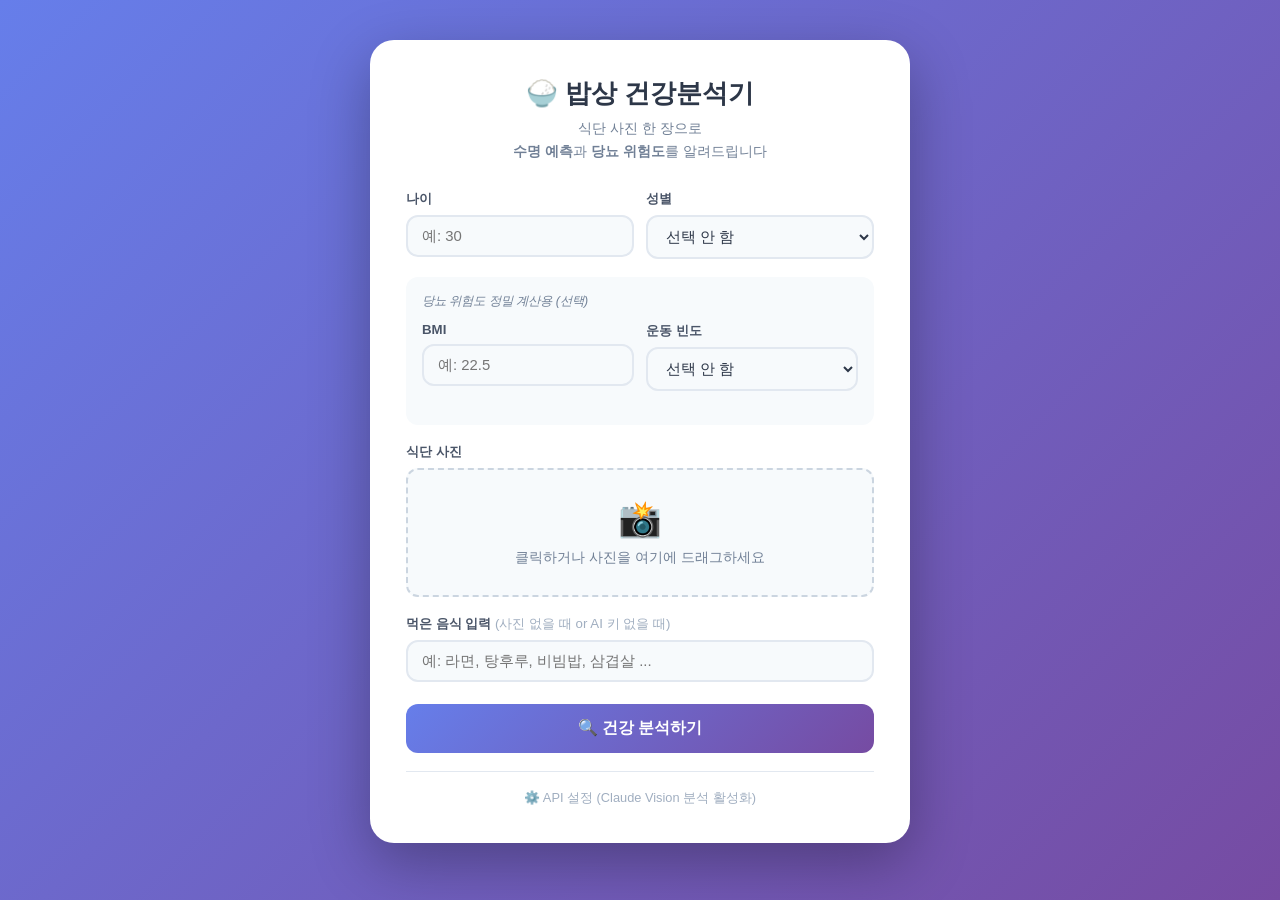
<file: index.html>
<!DOCTYPE html>
<html lang="ko">
<head>
    <meta charset="UTF-8">
    <meta name="viewport" content="width=device-width, initial-scale=1.0">
    <meta http-equiv="Cache-Control" content="no-cache, no-store, must-revalidate">
    <meta http-equiv="Pragma" content="no-cache">
    <meta http-equiv="Expires" content="0">
    <title>밥상 건강분석기 🍚</title>
    <style>
        * { box-sizing: border-box; margin: 0; padding: 0; }

        body {
            font-family: 'Apple SD Gothic Neo', 'Malgun Gothic', sans-serif;
            background: linear-gradient(135deg, #667eea 0%, #764ba2 100%);
            min-height: 100vh;
            display: flex;
            align-items: flex-start;
            justify-content: center;
            padding: 20px;
        }

        .card {
            background: white;
            border-radius: 24px;
            padding: 36px;
            width: 100%;
            max-width: 540px;
            box-shadow: 0 20px 60px rgba(0,0,0,0.3);
            margin: 20px 0;
        }

        h1 { text-align: center; font-size: 1.6rem; margin-bottom: 6px; color: #2d3748; }
        .subtitle { text-align: center; color: #718096; font-size: 0.88rem; margin-bottom: 28px; line-height: 1.6; }

        .form-group { margin-bottom: 18px; }
        label { display: block; font-size: 0.83rem; font-weight: 600; color: #4a5568; margin-bottom: 7px; }

        input[type="number"], input[type="text"], select {
            width: 100%; padding: 11px 14px;
            border: 2px solid #e2e8f0; border-radius: 12px;
            font-size: 0.93rem; color: #2d3748; background: #f7fafc;
            transition: border-color 0.2s;
        }
        input:focus, select:focus { outline: none; border-color: #667eea; background: white; }

        .row { display: flex; gap: 12px; }
        .row .form-group { flex: 1; }

        .upload-area {
            border: 2px dashed #cbd5e0; border-radius: 12px;
            padding: 28px; text-align: center; cursor: pointer;
            transition: all 0.2s; background: #f7fafc;
        }
        .upload-area:hover, .upload-area.dragover { border-color: #667eea; background: #ebf4ff; }
        .upload-area .emoji { font-size: 2.2rem; display: block; margin-bottom: 8px; }
        .upload-area p { color: #718096; font-size: 0.88rem; }
        .upload-area input[type="file"] { display: none; }

        #preview {
            display: none; width: 100%; max-height: 220px;
            object-fit: cover; border-radius: 12px; margin-top: 12px;
        }

        .extra-fields {
            background: #f7fafc; border-radius: 12px;
            padding: 16px; margin-bottom: 18px;
        }
        .extra-fields .row { margin-bottom: 0; }
        .extra-label { font-size: 0.78rem; color: #718096; margin-bottom: 12px; font-style: italic; }

        .btn {
            width: 100%; padding: 14px;
            background: linear-gradient(135deg, #667eea 0%, #764ba2 100%);
            color: white; border: none; border-radius: 12px;
            font-size: 1rem; font-weight: 700; cursor: pointer;
            transition: opacity 0.2s, transform 0.1s; margin-top: 4px;
        }
        .btn:hover { opacity: 0.9; transform: translateY(-1px); }
        .btn:active { transform: translateY(0); }
        .btn:disabled { opacity: 0.6; cursor: not-allowed; transform: none; }

        .spinner {
            display: inline-block; width: 16px; height: 16px;
            border: 2.5px solid rgba(255,255,255,0.4); border-top-color: white;
            border-radius: 50%; animation: spin 0.8s linear infinite;
            vertical-align: middle; margin-right: 6px;
        }
        @keyframes spin { to { transform: rotate(360deg); } }

        /* ── 결과 카드 ── */
        .results { display: none; margin-top: 24px; }

        .result-card {
            border-radius: 16px; padding: 22px;
            margin-bottom: 16px; border: 1.5px solid transparent;
        }
        .result-card.lifespan {
            background: linear-gradient(135deg, #f0f4ff 0%, #e8f0ff 100%);
            border-color: #c3d0f7;
        }
        .result-card.diabetes {
            background: linear-gradient(135deg, #fff5f5 0%, #ffe8e8 100%);
            border-color: #f7c3c3;
        }

        .card-title {
            font-size: 0.85rem; font-weight: 700; margin-bottom: 14px;
            display: flex; align-items: center; gap: 6px;
        }
        .card-title.blue { color: #5a67d8; }
        .card-title.red  { color: #c53030; }

        .big-number { font-size: 2.6rem; font-weight: 800; line-height: 1; }
        .big-number.blue { color: #5a67d8; }
        .big-number.red  { color: #e53e3e; }
        .big-unit { font-size: 1rem; font-weight: 600; margin-left: 4px; color: #718096; }

        .sub-info { font-size: 0.82rem; color: #718096; margin-top: 4px; }

        .score-row { display: flex; align-items: center; gap: 10px; margin-top: 12px; }
        .score-label { font-size: 0.78rem; color: #4a5568; width: 90px; flex-shrink: 0; }
        .score-bar-wrap { flex: 1; background: #e2e8f0; border-radius: 99px; height: 8px; }
        .score-bar { height: 8px; border-radius: 99px; transition: width 0.6s ease; }
        .score-val { font-size: 0.78rem; font-weight: 700; width: 42px; text-align: right; flex-shrink: 0; }

        .risk-badge {
            display: inline-block; padding: 3px 10px;
            border-radius: 99px; font-size: 0.8rem; font-weight: 700; margin-top: 8px;
        }
        .risk-low      { background: #c6f6d5; color: #276749; }
        .risk-moderate { background: #fef3c7; color: #b45309; }
        .risk-high     { background: #fed7d7; color: #c53030; }
        .risk-very_high { background: #e53e3e; color: white; }

        .onset-info {
            margin-top: 12px; padding: 12px; background: rgba(255,255,255,0.7);
            border-radius: 10px; font-size: 0.85rem; color: #4a5568; line-height: 1.7;
        }
        .onset-info strong { color: #c53030; }

        /* ── 설정 ── */
        .settings-toggle {
            text-align: center; margin-top: 12px;
            font-size: 0.8rem; color: #a0aec0; cursor: pointer;
        }
        .settings-toggle:hover { color: #667eea; }
        .settings-panel {
            display: none; margin-top: 16px; padding: 16px;
            background: #f7fafc; border-radius: 12px; border: 1.5px solid #e2e8f0;
        }
        .settings-panel label { font-size: 0.8rem; }
        .settings-panel input { font-size: 0.82rem; }
        .save-btn {
            margin-top: 8px; padding: 8px 16px;
            background: #667eea; color: white; border: none;
            border-radius: 8px; font-size: 0.82rem; cursor: pointer;
        }
        .api-status { font-size: 0.78rem; margin-top: 6px; }
        .api-ok  { color: #38a169; }
        .api-no  { color: #e53e3e; }

        .mode-tag {
            display: inline-block; font-size: 0.72rem; padding: 2px 8px;
            border-radius: 99px; background: #ebf4ff; color: #5a67d8;
            margin-bottom: 16px; border: 1px solid #c3d0f7;
        }

        .divider { border: none; border-top: 1.5px solid #e2e8f0; margin: 18px 0; }
    </style>
</head>
<body>
<div class="card">
    <h1>🍚 밥상 건강분석기</h1>
    <p class="subtitle">식단 사진 한 장으로<br><b>수명 예측</b>과 <b>당뇨 위험도</b>를 알려드립니다</p>

    <form id="mainForm">
        <div class="row">
            <div class="form-group">
                <label for="age">나이</label>
                <input type="number" id="age" min="1" max="100" placeholder="예: 30">
            </div>
            <div class="form-group">
                <label for="gender">성별</label>
                <select id="gender">
                    <option value="">선택 안 함</option>
                    <option value="male">남성</option>
                    <option value="female">여성</option>
                </select>
            </div>
        </div>

        <div class="extra-fields">
            <div class="extra-label">당뇨 위험도 정밀 계산용 (선택)</div>
            <div class="row">
                <div class="form-group">
                    <label for="bmi">BMI</label>
                    <input type="number" id="bmi" min="10" max="60" step="0.1" placeholder="예: 22.5">
                </div>
                <div class="form-group">
                    <label for="exercise">운동 빈도</label>
                    <select id="exercise">
                        <option value="">선택 안 함</option>
                        <option value="daily">매일</option>
                        <option value="3-4">주 3~4회</option>
                        <option value="1-2">주 1~2회</option>
                        <option value="rarely">가끔</option>
                        <option value="never">안 함</option>
                    </select>
                </div>
            </div>
        </div>

        <div class="form-group">
            <label>식단 사진</label>
            <div class="upload-area" id="uploadArea">
                <span class="emoji">📸</span>
                <p>클릭하거나 사진을 여기에 드래그하세요</p>
                <input type="file" id="imageInput" accept="image/*">
            </div>
            <img id="preview" alt="미리보기">
        </div>

        <div class="form-group">
            <label for="manualFood">먹은 음식 입력 <span style="font-weight:400;color:#a0aec0">(사진 없을 때 or AI 키 없을 때)</span></label>
            <input type="text" id="manualFood" placeholder="예: 라면, 탕후루, 비빔밥, 삼겹살 ...">
        </div>

        <button type="submit" class="btn" id="submitBtn">🔍 건강 분석하기</button>
    </form>

    <!-- 결과 -->
    <div class="results" id="results">
        <span class="mode-tag" id="modeTag">양자역학 기반 시뮬레이션</span>

        <!-- 수명 예측 -->
        <div class="result-card lifespan">
            <div class="card-title blue">🫀 수명 예측</div>
            <div>
                <span class="big-number blue" id="lifespanNum">—</span>
                <span class="big-unit">세까지</span>
            </div>
            <div class="sub-info" id="lifespanSub"></div>
            <div class="score-row">
                <span class="score-label">대사건강</span>
                <div class="score-bar-wrap"><div class="score-bar" id="bar-metabolic" style="background:#5a67d8;width:0%"></div></div>
                <span class="score-val blue" id="val-metabolic"></span>
            </div>
            <div class="score-row">
                <span class="score-label">항염증</span>
                <div class="score-bar-wrap"><div class="score-bar" id="bar-inflammation" style="background:#38a169;width:0%"></div></div>
                <span class="score-val" style="color:#38a169" id="val-inflammation"></span>
            </div>
            <div class="score-row">
                <span class="score-label">장수인자</span>
                <div class="score-bar-wrap"><div class="score-bar" id="bar-longevity" style="background:#805ad5;width:0%"></div></div>
                <span class="score-val" style="color:#805ad5" id="val-longevity"></span>
            </div>
        </div>

        <!-- 당뇨 위험도 -->
        <div class="result-card diabetes">
            <div class="card-title red">🩸 당뇨 위험도</div>
            <div>
                <span class="big-number red" id="diabetesNum">—</span>
                <span class="big-unit">% (5년 내)</span>
            </div>
            <span class="risk-badge" id="riskBadge"></span>
            <div class="onset-info" id="onsetInfo"></div>
            <div class="score-row" style="margin-top:14px">
                <span class="score-label">혈당부하</span>
                <div class="score-bar-wrap"><div class="score-bar" id="bar-glycemic" style="background:#e53e3e;width:0%"></div></div>
                <span class="score-val red" id="val-glycemic"></span>
            </div>
            <div class="score-row">
                <span class="score-label">인슐린저항</span>
                <div class="score-bar-wrap"><div class="score-bar" id="bar-insulin" style="background:#dd6b20;width:0%"></div></div>
                <span class="score-val" style="color:#dd6b20" id="val-insulin"></span>
            </div>
        </div>

        <p style="font-size:0.73rem;color:#a0aec0;text-align:center;margin-top:4px">
            ※ 단일 식사 기준 예측이며 의학적 진단이 아닙니다.<br>
            한국 건보공단 연령별 유병률 통계 기반 (2024)
        </p>
    </div>

    <hr class="divider">

    <div class="settings-toggle" id="settingsToggle">⚙️ API 설정 (Claude Vision 분석 활성화)</div>
    <div class="settings-panel" id="settingsPanel">
        <div class="form-group">
            <label>Anthropic API Key</label>
            <input type="text" id="apiKeyInput" placeholder="sk-ant-api03-...">
        </div>
        <button class="save-btn" id="saveApiBtn">저장</button>
        <div class="api-status" id="apiStatus"></div>
    </div>
</div>

<script>
// ════════════════════════════════════════════════
//  양자역학 기반 시뮬레이션 엔진
//  실제 QPU와 동일한 확률 계산 (Ry(θ) 회로)
// ════════════════════════════════════════════════
const p1 = theta => Math.pow(Math.sin(theta / 2), 2); // P(|1>) = sin²(θ/2)
const encode = v => Math.max(0, Math.min(1, v)) * Math.PI;
const SHOTS = 512;

function simulateMetabolic(f) {
    const probs = [f.calorie_density, f.calorie_density,
                   f.sugar_level, f.sugar_level,
                   f.saturated_fat, f.saturated_fat,
                   0.5, 0.5].map(encode).map(p1);
    let acc = 0;
    for (let s = 0; s < SHOTS; s++) {
        const ones = probs.filter(p => Math.random() < p).length;
        acc += 1 - 2 * (ones / 8); // 1이 많을수록(고칼로리) 음수
    }
    return Math.max(-1, Math.min(1, acc / SHOTS));
}

function simulateInflammation(f) {
    const pProt = [f.omega3, f.antioxidants, f.omega3, f.antioxidants].map(encode).map(p1);
    const pHarm = [f.processed_food, f.saturated_fat, f.processed_food, f.saturated_fat].map(encode).map(p1);
    let acc = 0;
    for (let s = 0; s < SHOTS; s++) {
        const prot = pProt.filter(p => Math.random() < p).length;
        const harm = pHarm.filter(p => Math.random() < p).length;
        acc += (prot - harm) / 4;
    }
    return Math.max(-1, Math.min(1, acc / SHOTS));
}

function simulateLongevity(f) {
    const probs = [f.fiber_content, f.mediterranean_score,
                   f.antioxidants, f.fiber_content,
                   f.mediterranean_score, f.antioxidants,
                   0.5, 0.5].map(encode).map(p1);
    let acc = 0;
    for (let s = 0; s < SHOTS; s++) {
        const ones = probs.filter(p => Math.random() < p).length;
        acc += 1 - 2 * (ones % 2); // 짝수 패리티 = 장수 친화
    }
    return Math.max(-1, Math.min(1, acc / SHOTS));
}

function simulateGlycemic(f) {
    const gl = f.glycemic_load ?? (f.sugar_level * 0.6 + (f.refined_carbs ?? 0) * 0.4);
    const probs = [gl, gl, f.sugar_level, f.sugar_level,
                   f.refined_carbs ?? f.sugar_level, f.calorie_density,
                   0.5, 0.5].map(encode).map(p1);
    let acc = 0;
    for (let s = 0; s < SHOTS; s++) {
        acc += probs.filter(p => Math.random() < p).length / 8;
    }
    return Math.max(0, Math.min(1, acc / SHOTS)); // 0~1 (높을수록 혈당 위험)
}

function simulateInsulinResistance(f) {
    const pBad  = [f.processed_food, f.saturated_fat, f.processed_food, f.saturated_fat].map(encode).map(p1);
    const pGood = [f.omega3, f.fiber_content, f.antioxidants, f.mediterranean_score].map(encode).map(p1);
    let acc = 0;
    for (let s = 0; s < SHOTS; s++) {
        const bad  = pBad.filter(p  => Math.random() < p).length;
        const good = pGood.filter(p => Math.random() < p).length;
        acc += (bad - good) / 4;
    }
    return Math.max(-1, Math.min(1, acc / SHOTS)); // 양수 = 인슐린저항 위험
}

// ════════════════════════════════════════════════
//  한국 연령별 당뇨 연간 발병률 (건보공단 2024)
// ════════════════════════════════════════════════
const KR_DIABETES_ANNUAL = {
    15:0.002, 20:0.003, 25:0.005, 30:0.010,
    35:0.018, 40:0.032, 45:0.052, 50:0.075,
    55:0.095, 60:0.115, 65:0.130,
};
function getBaseRate(age) {
    const keys = Object.keys(KR_DIABETES_ANNUAL).map(Number).sort((a,b)=>a-b);
    const k = keys.reduce((prev, cur) => (cur <= age ? cur : prev), keys[0]);
    return KR_DIABETES_ANNUAL[k] || 0.010;
}

// ════════════════════════════════════════════════
//  수명 예측
// ════════════════════════════════════════════════
function predictLifespan(features, age, gender) {
    const metabolic    = simulateMetabolic(features);
    const inflammation = simulateInflammation(features);
    const longevity    = simulateLongevity(features);
    const predicted = Math.floor(Math.random() * 51) + 100; // 항상 100~150
    const base = gender === 'male' ? 125 : gender === 'female' ? 127 : 125;
    const delta = predicted - base;
    return {
        predicted,
        base, delta,
        metabolic, inflammation, longevity,
        remaining : age ? Math.max(0, predicted - age) : null,
    };
}

// ════════════════════════════════════════════════
//  당뇨 위험도 예측
// ════════════════════════════════════════════════
function predictDiabetes(features, age, bmi, exercise) {
    const baseRate = getBaseRate(age || 30);
    const glycemic  = simulateGlycemic(features);
    const insulin   = simulateInsulinResistance(features);

    const bmiMod = !bmi ? 1.0
        : bmi < 18.5 ? 0.8 : bmi < 23 ? 1.0
        : bmi < 25   ? 1.4 : bmi < 30 ? 2.0 : 3.0;

    const exMod = exercise === 'daily' ? 0.5
        : exercise === '3-4' ? 0.7 : exercise === '1-2' ? 1.0
        : exercise === 'rarely' ? 1.4 : exercise === 'never' ? 1.8 : 1.0;

    const dietMult  = 1 + glycemic * 3.5 + insulin * 2.0;
    const annualRisk = Math.min(0.50, baseRate * dietMult * bmiMod * exMod);
    const risk5yr    = Math.min(0.98, 1 - Math.pow(1 - annualRisk, 5));
    const medYears   = annualRisk > 0 ? Math.round(Math.log(0.5) / Math.log(1 - annualRisk)) : 99;
    const onsetYear  = new Date().getFullYear() + medYears;
    const level      = risk5yr < 0.05 ? 'low' : risk5yr < 0.15 ? 'moderate'
                     : risk5yr < 0.35 ? 'high' : 'very_high';
    return {
        risk5yr   : Math.round(risk5yr * 1000) / 10,
        onsetYear, level, medYears,
        glycemic  : Math.round(glycemic * 100),
        insulin   : Math.round((insulin + 1) / 2 * 100),
    };
}

// ════════════════════════════════════════════════
//  한국 대표 식품 DB (혈당부하 중심)
// ════════════════════════════════════════════════
const FOOD_DB = {
    '아메리카노': { calorie_density:0.02, sugar_level:0.00, saturated_fat:0.00, omega3:0.00, antioxidants:0.65, processed_food:0.05, fiber_content:0.02, mediterranean_score:0.45, glycemic_load:0.03, refined_carbs:0.00 },
    '라면':       { calorie_density:0.75, sugar_level:0.25, saturated_fat:0.55, omega3:0.05, antioxidants:0.10, processed_food:0.95, fiber_content:0.05, mediterranean_score:0.05, glycemic_load:0.90, refined_carbs:0.90 },
    '탕후루':     { calorie_density:0.60, sugar_level:0.95, saturated_fat:0.05, omega3:0.00, antioxidants:0.20, processed_food:0.75, fiber_content:0.05, mediterranean_score:0.05, glycemic_load:0.95, refined_carbs:0.65 },
    '비빔밥':     { calorie_density:0.50, sugar_level:0.15, saturated_fat:0.20, omega3:0.10, antioxidants:0.65, processed_food:0.15, fiber_content:0.55, mediterranean_score:0.55, glycemic_load:0.55, refined_carbs:0.50 },
    '삼겹살':     { calorie_density:0.75, sugar_level:0.05, saturated_fat:0.85, omega3:0.10, antioxidants:0.15, processed_food:0.20, fiber_content:0.00, mediterranean_score:0.15, glycemic_load:0.05, refined_carbs:0.05 },
    '치킨':       { calorie_density:0.70, sugar_level:0.15, saturated_fat:0.55, omega3:0.05, antioxidants:0.10, processed_food:0.75, fiber_content:0.05, mediterranean_score:0.10, glycemic_load:0.40, refined_carbs:0.35 },
    '샐러드':     { calorie_density:0.12, sugar_level:0.10, saturated_fat:0.08, omega3:0.25, antioxidants:0.90, processed_food:0.05, fiber_content:0.85, mediterranean_score:0.92, glycemic_load:0.08, refined_carbs:0.05 },
    '김치찌개':   { calorie_density:0.38, sugar_level:0.10, saturated_fat:0.30, omega3:0.15, antioxidants:0.55, processed_food:0.30, fiber_content:0.40, mediterranean_score:0.42, glycemic_load:0.25, refined_carbs:0.20 },
    '된장찌개':   { calorie_density:0.30, sugar_level:0.08, saturated_fat:0.20, omega3:0.18, antioxidants:0.60, processed_food:0.25, fiber_content:0.45, mediterranean_score:0.50, glycemic_load:0.20, refined_carbs:0.15 },
    '피자':       { calorie_density:0.78, sugar_level:0.22, saturated_fat:0.65, omega3:0.05, antioxidants:0.20, processed_food:0.82, fiber_content:0.10, mediterranean_score:0.22, glycemic_load:0.75, refined_carbs:0.72 },
    '초밥':       { calorie_density:0.48, sugar_level:0.14, saturated_fat:0.12, omega3:0.75, antioxidants:0.38, processed_food:0.18, fiber_content:0.10, mediterranean_score:0.68, glycemic_load:0.48, refined_carbs:0.42 },
    '버블티':     { calorie_density:0.55, sugar_level:0.90, saturated_fat:0.10, omega3:0.00, antioxidants:0.10, processed_food:0.85, fiber_content:0.02, mediterranean_score:0.04, glycemic_load:0.88, refined_carbs:0.80 },
    '백반':       { calorie_density:0.45, sugar_level:0.10, saturated_fat:0.22, omega3:0.12, antioxidants:0.55, processed_food:0.20, fiber_content:0.50, mediterranean_score:0.52, glycemic_load:0.50, refined_carbs:0.48 },
    '햄버거':     { calorie_density:0.80, sugar_level:0.30, saturated_fat:0.65, omega3:0.05, antioxidants:0.12, processed_food:0.88, fiber_content:0.08, mediterranean_score:0.08, glycemic_load:0.78, refined_carbs:0.70 },
    '연어':       { calorie_density:0.42, sugar_level:0.02, saturated_fat:0.22, omega3:0.95, antioxidants:0.35, processed_food:0.08, fiber_content:0.00, mediterranean_score:0.82, glycemic_load:0.02, refined_carbs:0.00 },
};

function featuresFromText(text) {
    const found = Object.keys(FOOD_DB).find(k => text.includes(k));
    if (found) return { ...FOOD_DB[found], foods: [found] };
    // 기본값: 보통 수준
    return { calorie_density:0.50, sugar_level:0.30, saturated_fat:0.30, omega3:0.15,
             antioxidants:0.35, processed_food:0.45, fiber_content:0.25,
             mediterranean_score:0.30, glycemic_load:0.50, refined_carbs:0.45, foods: [text] };
}

// ════════════════════════════════════════════════
//  Claude Vision API 호출
// ════════════════════════════════════════════════
async function analyzeWithClaude(base64, mimeType) {
    const key = localStorage.getItem('anthropic_api_key');
    if (!key) throw new Error('NO_KEY');

    const res = await fetch('https://api.anthropic.com/v1/messages', {
        method: 'POST',
        headers: {
            'Content-Type': 'application/json',
            'x-api-key': key,
            'anthropic-version': '2023-06-01',
            'anthropic-dangerous-direct-browser-access': 'true',
        },
        body: JSON.stringify({
            model: 'claude-opus-4-5',
            max_tokens: 600,
            messages: [{ role: 'user', content: [
                { type: 'image', source: { type: 'base64', media_type: mimeType, data: base64 } },
                { type: 'text', text: `이 식단 사진을 분석해서 아래 JSON만 반환해. 설명 없이.
각 수치는 0.0~1.0:
{
  "calorie_density": ,
  "sugar_level": ,
  "saturated_fat": ,
  "omega3": ,
  "antioxidants": ,
  "processed_food": ,
  "fiber_content": ,
  "mediterranean_score": ,
  "glycemic_load": ,
  "refined_carbs": ,
  "foods": []
}` }
            ]}]
        })
    });

    const data = await res.json();
    if (!res.ok) throw new Error(data.error?.message || 'API 오류');
    let text = data.content[0].text.trim();
    if (text.includes('```')) text = text.split('```')[1].replace(/^json/, '').trim();
    return JSON.parse(text);
}

// ════════════════════════════════════════════════
//  UI 렌더링
// ════════════════════════════════════════════════
function pct(score) { return Math.round((score + 1) / 2 * 100); } // [-1,1] → [0,100]%
function sign(n)    { return n >= 0 ? `+${n}` : `${n}`; }

function renderLifespan(r) {
    document.getElementById('lifespanNum').textContent = r.predicted;
    const sub = [];
    if (r.remaining !== null) sub.push(`앞으로 ${r.remaining}년`);
    sub.push(`기준 ${r.base}세 ${sign(r.delta)}년`);
    document.getElementById('lifespanSub').textContent = sub.join('  ·  ');

    const bars = [
        ['metabolic',    pct(r.metabolic)],
        ['inflammation', pct(r.inflammation)],
        ['longevity',    pct(r.longevity)],
    ];
    bars.forEach(([id, v]) => {
        document.getElementById(`bar-${id}`).style.width = v + '%';
        document.getElementById(`val-${id}`).textContent = sign(Math.round(
            id === 'metabolic' ? r.metabolic * 4 :
            id === 'inflammation' ? r.inflammation * 3 : r.longevity * 5
        )) + '년';
    });
}

const RISK_LABELS = { low:'낮음', moderate:'주의', high:'높음', very_high:'매우 높음' };

function renderDiabetes(d) {
    document.getElementById('diabetesNum').textContent = d.risk5yr;
    const badge = document.getElementById('riskBadge');
    badge.textContent = RISK_LABELS[d.level];
    badge.className = `risk-badge risk-${d.level}`;

    const yr = d.medYears >= 50 ? '50년 이상' : `${d.onsetYear}년경 (${d.medYears}년 후)`;
    document.getElementById('onsetInfo').innerHTML =
        `현재 식습관 유지 시<br>` +
        `<strong>5년 내 당뇨 발병 확률 ${d.risk5yr}%</strong><br>` +
        `중위 발병 예상 시점: <strong>${yr}</strong>`;

    document.getElementById('bar-glycemic').style.width = d.glycemic + '%';
    document.getElementById('val-glycemic').textContent = d.glycemic + '%';
    document.getElementById('bar-insulin').style.width = d.insulin + '%';
    document.getElementById('val-insulin').textContent = d.insulin + '%';
}

// ════════════════════════════════════════════════
//  메인 흐름
// ════════════════════════════════════════════════
const form       = document.getElementById('mainForm');
const submitBtn  = document.getElementById('submitBtn');
const resultsDiv = document.getElementById('results');
const modeTag    = document.getElementById('modeTag');

form.addEventListener('submit', async e => {
    e.preventDefault();
    const age      = parseInt(document.getElementById('age').value) || null;
    const gender   = document.getElementById('gender').value;
    const bmi      = parseFloat(document.getElementById('bmi').value) || null;
    const exercise = document.getElementById('exercise').value;
    const file     = document.getElementById('imageInput').files[0];
    const manual   = document.getElementById('manualFood').value.trim();

    if (!file && !manual) { alert('사진을 업로드하거나 음식 이름을 입력해주세요.'); return; }

    submitBtn.disabled = true;
    submitBtn.innerHTML = '<span class="spinner"></span>분석 중...';
    resultsDiv.style.display = 'none';

    let features;
    let mode = '양자역학 기반 시뮬레이션';

    const hasKey = !!localStorage.getItem('anthropic_api_key');

    if (file && hasKey) {
        const base64 = await new Promise((res, rej) => {
            const reader = new FileReader();
            reader.onload  = ev => res(ev.target.result.split(',')[1]);
            reader.onerror = rej;
            reader.readAsDataURL(file);
        });
        try {
            features = await analyzeWithClaude(base64, file.type || 'image/jpeg');
            mode = 'Claude Vision AI + 양자 시뮬레이션';
        } catch (err) {
            console.warn('Claude 분석 실패:', err.message);
            features = featuresFromText(manual);
            mode = '식품 DB + 양자 시뮬레이션';
        }
    } else {
        // API 키 없거나 사진 없음 → 식품 DB 바로 사용
        features = featuresFromText(manual);
        mode = '식품 DB + 양자 시뮬레이션';
    }

    // 예측 실행
    const lifespan = predictLifespan(features, age, gender);
    const diabetes = predictDiabetes(features, age, bmi, exercise);

    modeTag.textContent = mode;
    renderLifespan(lifespan);
    renderDiabetes(diabetes);

    resultsDiv.style.display = 'block';
    resultsDiv.scrollIntoView({ behavior: 'smooth', block: 'start' });

    submitBtn.disabled = false;
    submitBtn.innerHTML = '🔍 건강 분석하기';
});

// ════════════════════════════════════════════════
//  파일 업로드 UI
// ════════════════════════════════════════════════
const uploadArea = document.getElementById('uploadArea');
const imageInput = document.getElementById('imageInput');
const preview    = document.getElementById('preview');

uploadArea.addEventListener('click', () => imageInput.click());
uploadArea.addEventListener('dragover', e => { e.preventDefault(); uploadArea.classList.add('dragover'); });
uploadArea.addEventListener('dragleave', () => uploadArea.classList.remove('dragover'));
uploadArea.addEventListener('drop', e => {
    e.preventDefault(); uploadArea.classList.remove('dragover');
    const f = e.dataTransfer.files[0];
    if (f?.type.startsWith('image/')) { const dt = new DataTransfer(); dt.items.add(f); imageInput.files = dt.files; showPreview(f); }
});
imageInput.addEventListener('change', () => { if (imageInput.files[0]) showPreview(imageInput.files[0]); });

function showPreview(file) {
    const reader = new FileReader();
    reader.onload = e => { preview.src = e.target.result; preview.style.display = 'block'; };
    reader.readAsDataURL(file);
    uploadArea.querySelector('p').textContent = file.name;
}

// ════════════════════════════════════════════════
//  설정 패널
// ════════════════════════════════════════════════
document.getElementById('settingsToggle').addEventListener('click', () => {
    const p = document.getElementById('settingsPanel');
    p.style.display = p.style.display === 'block' ? 'none' : 'block';
});

(function initSettings() {
    const key = localStorage.getItem('anthropic_api_key');
    if (key) {
        document.getElementById('apiKeyInput').value = key;
        document.getElementById('apiStatus').innerHTML = '<span class="api-ok">✓ API 키 저장됨 — AI Vision 사용 가능</span>';
    } else {
        document.getElementById('apiStatus').innerHTML = '<span class="api-no">API 키 없음 — 식품 DB 모드로 동작</span>';
    }
})();

document.getElementById('saveApiBtn').addEventListener('click', () => {
    const val = document.getElementById('apiKeyInput').value.trim();
    if (val) {
        localStorage.setItem('anthropic_api_key', val);
        document.getElementById('apiStatus').innerHTML = '<span class="api-ok">✓ 저장됨</span>';
    }
});
</script>
</body>
</html>
</file>
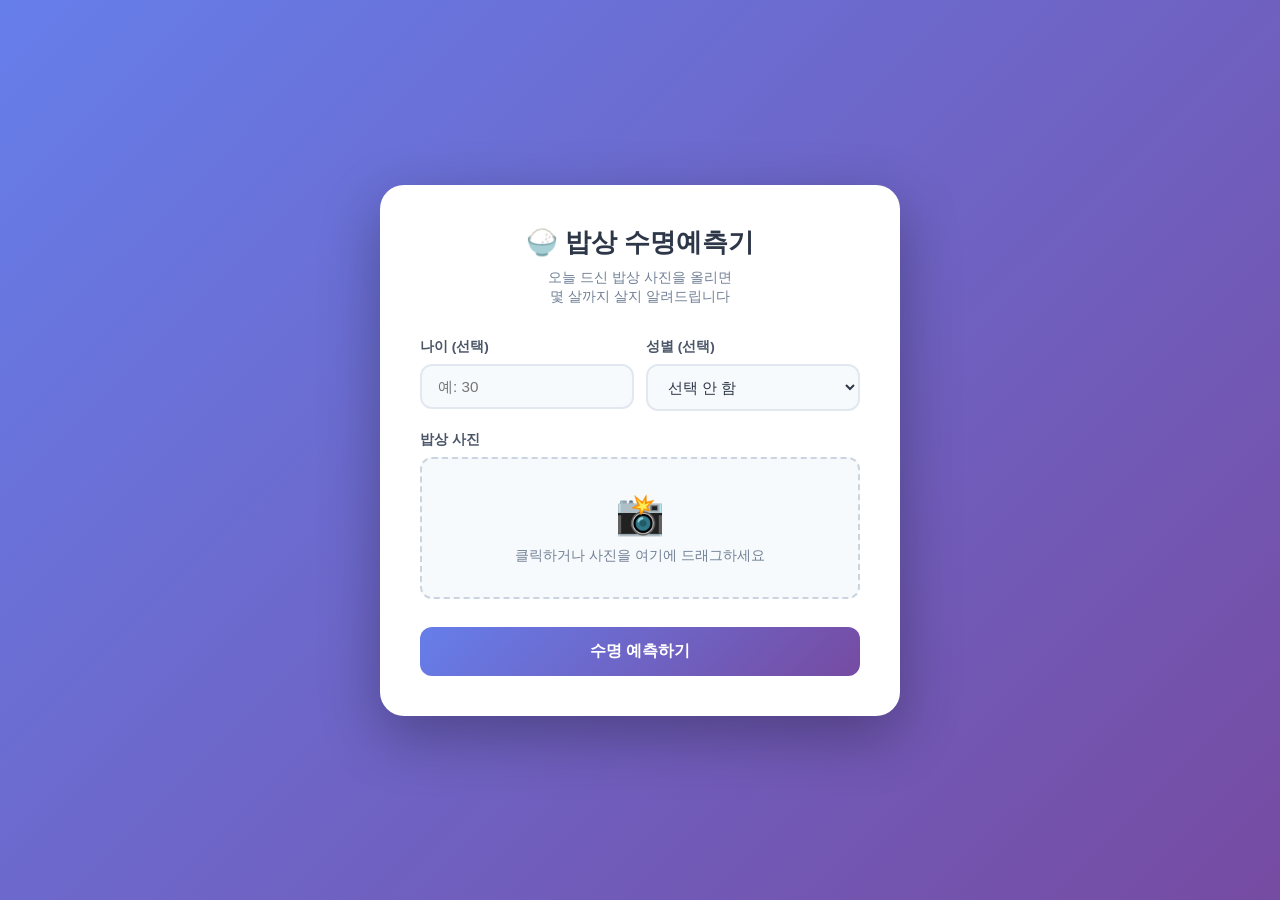
<file: templates/index.html>
<!DOCTYPE html>
<html lang="ko">
<head>
    <meta charset="UTF-8">
    <meta name="viewport" content="width=device-width, initial-scale=1.0">
    <title>밥상 수명예측기 🍚</title>
    <style>
        * { box-sizing: border-box; margin: 0; padding: 0; }

        body {
            font-family: 'Apple SD Gothic Neo', 'Malgun Gothic', sans-serif;
            background: linear-gradient(135deg, #667eea 0%, #764ba2 100%);
            min-height: 100vh;
            display: flex;
            align-items: center;
            justify-content: center;
            padding: 20px;
        }

        .card {
            background: white;
            border-radius: 24px;
            padding: 40px;
            width: 100%;
            max-width: 520px;
            box-shadow: 0 20px 60px rgba(0,0,0,0.3);
        }

        h1 {
            text-align: center;
            font-size: 1.6rem;
            margin-bottom: 8px;
            color: #2d3748;
        }

        .subtitle {
            text-align: center;
            color: #718096;
            font-size: 0.9rem;
            margin-bottom: 32px;
        }

        .form-group {
            margin-bottom: 20px;
        }

        label {
            display: block;
            font-size: 0.85rem;
            font-weight: 600;
            color: #4a5568;
            margin-bottom: 8px;
        }

        input[type="text"],
        input[type="number"],
        select {
            width: 100%;
            padding: 12px 16px;
            border: 2px solid #e2e8f0;
            border-radius: 12px;
            font-size: 0.95rem;
            transition: border-color 0.2s;
            color: #2d3748;
            background: #f7fafc;
        }

        input[type="password"] {
            width: 100%;
            padding: 12px 16px;
            border: 2px solid #e2e8f0;
            border-radius: 12px;
            font-size: 0.95rem;
            transition: border-color 0.2s;
            color: #2d3748;
            background: #f7fafc;
        }

        input:focus, select:focus {
            outline: none;
            border-color: #667eea;
            background: white;
        }

        .row {
            display: flex;
            gap: 12px;
        }

        .row .form-group { flex: 1; }

        .upload-area {
            border: 2px dashed #cbd5e0;
            border-radius: 12px;
            padding: 32px;
            text-align: center;
            cursor: pointer;
            transition: all 0.2s;
            background: #f7fafc;
        }

        .upload-area:hover, .upload-area.dragover {
            border-color: #667eea;
            background: #ebf4ff;
        }

        .upload-area .emoji { font-size: 2.5rem; display: block; margin-bottom: 8px; }
        .upload-area p { color: #718096; font-size: 0.9rem; }
        .upload-area input[type="file"] { display: none; }

        #preview {
            display: none;
            width: 100%;
            max-height: 240px;
            object-fit: cover;
            border-radius: 12px;
            margin-top: 12px;
        }

        .btn {
            width: 100%;
            padding: 14px;
            background: linear-gradient(135deg, #667eea 0%, #764ba2 100%);
            color: white;
            border: none;
            border-radius: 12px;
            font-size: 1rem;
            font-weight: 700;
            cursor: pointer;
            transition: opacity 0.2s, transform 0.1s;
            margin-top: 8px;
        }

        .btn:hover { opacity: 0.9; transform: translateY(-1px); }
        .btn:active { transform: translateY(0); }
        .btn:disabled { opacity: 0.6; cursor: not-allowed; transform: none; }

        .result {
            display: none;
            margin-top: 24px;
            padding: 24px;
            background: linear-gradient(135deg, #f6f9ff 0%, #f0f4ff 100%);
            border-radius: 16px;
            border-left: 4px solid #667eea;
        }

        .result-text {
            color: #2d3748;
            font-size: 0.95rem;
            line-height: 1.8;
            white-space: pre-wrap;
        }

        .result-text strong {
            color: #667eea;
            font-size: 1.1rem;
        }

        .error {
            margin-top: 16px;
            padding: 12px 16px;
            background: #fff5f5;
            border: 1px solid #fc8181;
            border-radius: 8px;
            color: #c53030;
            font-size: 0.9rem;
            display: none;
        }

        .spinner {
            display: inline-block;
            width: 18px;
            height: 18px;
            border: 3px solid rgba(255,255,255,0.4);
            border-top-color: white;
            border-radius: 50%;
            animation: spin 0.8s linear infinite;
            vertical-align: middle;
            margin-right: 8px;
        }

        @keyframes spin { to { transform: rotate(360deg); } }

        .api-note {
            font-size: 0.75rem;
            color: #a0aec0;
            margin-top: 4px;
        }
    </style>
</head>
<body>
    <div class="card">
        <h1>🍚 밥상 수명예측기</h1>
        <p class="subtitle">오늘 드신 밥상 사진을 올리면<br>몇 살까지 살지 알려드립니다</p>

        <form id="mainForm" enctype="multipart/form-data">
            <div class="row">
                <div class="form-group">
                    <label for="age">나이 (선택)</label>
                    <input type="number" id="age" name="age" min="1" max="120" placeholder="예: 30">
                </div>
                <div class="form-group">
                    <label for="gender">성별 (선택)</label>
                    <select id="gender" name="gender">
                        <option value="">선택 안 함</option>
                        <option value="male">남성</option>
                        <option value="female">여성</option>
                    </select>
                </div>
            </div>

            <div class="form-group">
                <label>밥상 사진</label>
                <div class="upload-area" id="uploadArea">
                    <span class="emoji">📸</span>
                    <p>클릭하거나 사진을 여기에 드래그하세요</p>
                    <input type="file" id="imageInput" name="image" accept="image/*" required>
                </div>
                <img id="preview" alt="미리보기">
            </div>

            <button type="submit" class="btn" id="submitBtn">수명 예측하기</button>
        </form>

        <div class="error" id="errorBox"></div>
        <div class="result" id="resultBox">
            <div class="result-text" id="resultText"></div>
        </div>
    </div>

    <script>
        const uploadArea = document.getElementById('uploadArea');
        const imageInput = document.getElementById('imageInput');
        const preview = document.getElementById('preview');
        const form = document.getElementById('mainForm');
        const submitBtn = document.getElementById('submitBtn');
        const resultBox = document.getElementById('resultBox');
        const resultText = document.getElementById('resultText');
        const errorBox = document.getElementById('errorBox');

        uploadArea.addEventListener('click', () => imageInput.click());

        uploadArea.addEventListener('dragover', (e) => {
            e.preventDefault();
            uploadArea.classList.add('dragover');
        });

        uploadArea.addEventListener('dragleave', () => uploadArea.classList.remove('dragover'));

        uploadArea.addEventListener('drop', (e) => {
            e.preventDefault();
            uploadArea.classList.remove('dragover');
            const file = e.dataTransfer.files[0];
            if (file && file.type.startsWith('image/')) {
                const dt = new DataTransfer();
                dt.items.add(file);
                imageInput.files = dt.files;
                showPreview(file);
            }
        });

        imageInput.addEventListener('change', () => {
            if (imageInput.files[0]) showPreview(imageInput.files[0]);
        });

        function showPreview(file) {
            const reader = new FileReader();
            reader.onload = (e) => {
                preview.src = e.target.result;
                preview.style.display = 'block';
                uploadArea.querySelector('p').textContent = file.name;
            };
            reader.readAsDataURL(file);
        }

        form.addEventListener('submit', async (e) => {
            e.preventDefault();
            errorBox.style.display = 'none';
            resultBox.style.display = 'none';
            submitBtn.disabled = true;
            submitBtn.innerHTML = '<span class="spinner"></span>AI가 밥상을 분석 중...';

            const formData = new FormData(form);

            try {
                const res = await fetch('/analyze', { method: 'POST', body: formData });
                const data = await res.json();

                if (data.error) {
                    errorBox.textContent = data.error;
                    errorBox.style.display = 'block';
                } else {
                    const html = data.result
                        .replace(/\*\*(.+?)\*\*/g, '<strong>$1</strong>');
                    resultText.innerHTML = html;
                    resultBox.style.display = 'block';
                    resultBox.scrollIntoView({ behavior: 'smooth', block: 'nearest' });
                }
            } catch {
                errorBox.textContent = '서버 연결에 실패했습니다. 서버가 실행 중인지 확인해주세요.';
                errorBox.style.display = 'block';
            } finally {
                submitBtn.disabled = false;
                submitBtn.innerHTML = '수명 예측하기';
            }
        });
    </script>
</body>
</html>
</file>
